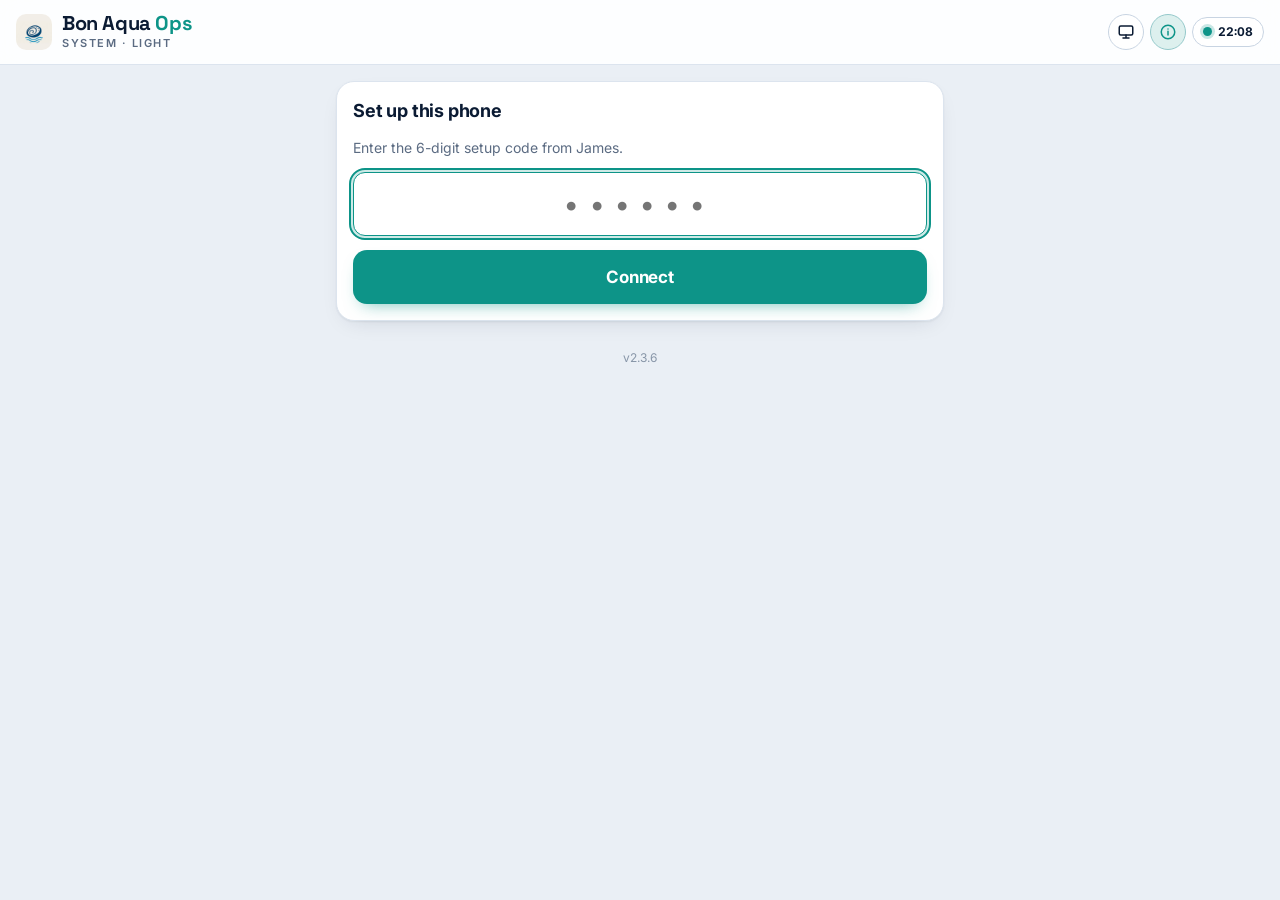
<file: index.html>
<!DOCTYPE html>
<html lang="en">
<head>
  <meta charset="utf-8">
  <meta name="viewport" content="width=device-width, initial-scale=1, viewport-fit=cover">
  <meta name="theme-color" content="#FFFFFF">
  <meta name="apple-mobile-web-app-capable" content="yes">
  <meta name="apple-mobile-web-app-status-bar-style" content="default">
  <meta name="apple-mobile-web-app-title" content="Bon Aqua Ops">
  <title>Bon Aqua Ops</title>
  <link rel="manifest" href="./manifest.webmanifest">
  <link rel="icon" href="./icon-64.png">
  <link rel="apple-touch-icon" href="./icon-192.png">
  <link rel="preconnect" href="https://fonts.googleapis.com">
  <link rel="preconnect" href="https://fonts.gstatic.com" crossorigin>
  <link rel="stylesheet" href="https://fonts.googleapis.com/css2?family=Inter:wght@400;500;600;700&family=Space+Grotesk:wght@500;600;700&family=Noto+Sans+KR:wght@500;700&display=swap">
  <link rel="stylesheet" href="./app.css?v=2.3.6">
  <script>
    /* apply the saved theme before anything paints (no flash) */
    (function () {
      var t = localStorage.getItem('bq_theme') || 'system';
      var dark = t === 'dark' || (t === 'system' && window.matchMedia && matchMedia('(prefers-color-scheme: dark)').matches);
      if (dark) document.documentElement.classList.add('dark');
    })();
  </script>
</head>
<body>
  <header class="topbar">
    <button class="icon-btn" id="backBtn" aria-label="Back" hidden>
      <svg viewBox="0 0 24 24"><path d="M15 18l-6-6 6-6"/></svg>
    </button>
    <img class="logo" id="logo" src="./icon-192.png" alt="Bon Aqua Farm" width="36" height="36">
    <div class="brandbox">
      <div class="wordmark" id="topTitle">Bon Aqua <span class="sub">Ops</span></div>
      <div class="eyebrow" id="topSub">System · Light</div>
    </div>
    <div class="top-actions">
      <button class="pill warn" id="outboxBtn" hidden aria-label="Outbox"><span class="dot"></span><span id="outboxCount">0</span></button>
      <button class="round-btn" id="themeBtn" aria-label="Theme">
        <svg viewBox="0 0 24 24"><rect x="3" y="4" width="18" height="12" rx="2"/><path d="M8 20h8M12 16v4"/></svg>
      </button>
      <button class="round-btn accent" id="specsBtn" aria-label="Farm Specs">
        <svg viewBox="0 0 24 24"><circle cx="12" cy="12" r="9"/><path d="M12 11v5M12 8h.01"/></svg>
      </button>
      <span class="clock" id="clock"><i></i><b id="clockTxt">--:--</b></span>
    </div>
  </header>

  <div class="offline-bar" id="offlineBar" hidden>Offline · Rekod disimpan dalam telefon dan dihantar automatik.</div>

  <main id="view" class="view"></main>

  <nav class="bottomnav" id="bottomNav">
    <a href="#/" id="navHome">
      <svg viewBox="0 0 24 24"><path d="M3 11l9-7 9 7v9a1 1 0 0 1-1 1h-5v-6H9v6H4a1 1 0 0 1-1-1z"/></svg>
      <span>Ops Home</span>
    </a>
    <a href="#/mgr" id="navMgr">
      <svg viewBox="0 0 24 24"><path d="M12 3l8 3v6c0 5-3.5 8-8 9-4.5-1-8-4-8-9V6z"/><path d="M9 12l2 2 4-4"/></svg>
      <span>Manager</span>
    </a>
  </nav>

  <div class="sheet-backdrop" id="sheetBackdrop" hidden></div>
  <section class="sheet" id="sheet" hidden aria-modal="true" role="dialog"></section>

  <div class="toast" id="toast" hidden></div>

  <script src="./queue.js?v=2.3.6"></script>
  <script type="module" src="./app.js?v=2.3.6"></script>
</body>
</html>
</file>
<file: app.css>
/* Bon Aqua Ops v2 — v1 look: cool blue-grey, white cards, teal accent, light + dark */
:root {
  --mc: #0D9488;
  --bg: #EAEFF5; --bg-soft: #F4F7FB; --surface: #FFFFFF; --surface-2: #F6F9FC;
  --border: #DCE4EE; --border-2: #C8D4E2; --text: #0B1B33; --text-mut: #5B6B82; --text-dim: #8896A8;
  --accent: #0D9488; --attention: #D97706; --alert: #E11D48;
  --shadow: 0 1px 2px rgba(13,28,58,.06), 0 8px 24px -12px rgba(13,28,58,.18);
  /* names used by the module styles */
  --card: var(--surface); --ink: var(--text); --ink-2: var(--text-mut); --ink-3: var(--text-dim);
  --line: var(--border); --brand: var(--accent); --brand-2: color-mix(in srgb, var(--accent) 12%, var(--surface));
  --warn: var(--attention); --warn-bg: color-mix(in srgb, var(--attention) 12%, var(--surface));
  --bad: var(--alert); --bad-bg: color-mix(in srgb, var(--alert) 10%, var(--surface));
  --good: #0F8A5F; --good-bg: color-mix(in srgb, #0F8A5F 12%, var(--surface));
  --radius: 18px;
  --safe-top: env(safe-area-inset-top, 0px);
  --safe-bot: env(safe-area-inset-bottom, 0px);
}
html.dark {
  --bg: #08101F; --bg-soft: #0A1428; --surface: #0F1B38; --surface-2: #0C1730;
  --border: #1E2F50; --border-2: #2A3F66; --text: #EAF1FA; --text-mut: #93A3BD; --text-dim: #64748B;
  --accent: #2DD4BF; --attention: #F59E0B; --alert: #FB7185; --good: #34D399;
  --shadow: 0 1px 2px rgba(0,0,0,.4), 0 18px 40px -20px rgba(0,0,0,.7);
}
* { box-sizing: border-box; -webkit-tap-highlight-color: transparent; }
html, body { margin: 0; background: var(--bg); color: var(--text); }
body {
  font: 16px/1.45 'Inter', 'Noto Sans KR', system-ui, -apple-system, "Segoe UI", Roboto, sans-serif;
  min-height: 100vh;
  padding-bottom: calc(96px + var(--safe-bot));
}
body.no-nav { padding-bottom: calc(24px + var(--safe-bot)); }
button, input, select, textarea { font: inherit; color: inherit; }
button { cursor: pointer; }
svg { width: 22px; height: 22px; fill: none; stroke: currentColor; stroke-width: 2; stroke-linecap: round; stroke-linejoin: round; }

/* ---------- top bar (v1) ---------- */
.topbar {
  position: sticky; top: 0; z-index: 30;
  display: flex; align-items: center; gap: 10px;
  padding: calc(12px + var(--safe-top)) 16px 12px;
  background: color-mix(in srgb, var(--surface) 90%, transparent);
  backdrop-filter: saturate(1.4) blur(14px); -webkit-backdrop-filter: saturate(1.4) blur(14px);
  border-bottom: 1px solid var(--border);
}
.logo { width: 36px; height: 36px; border-radius: 10px; object-fit: contain; flex: none; }
.brandbox { flex: 1; min-width: 0; }
.wordmark { font-family: 'Space Grotesk', 'Inter', sans-serif; font-weight: 700; font-size: 20px; letter-spacing: -.02em; line-height: 1.1; white-space: nowrap; overflow: hidden; text-overflow: ellipsis; }
.wordmark .sub { color: var(--accent); }
.eyebrow { font-size: 11px; font-weight: 600; letter-spacing: .14em; text-transform: uppercase; color: var(--text-mut); margin-top: 2px; }
.top-actions { display: flex; gap: 6px; align-items: center; }
.icon-btn { border: 0; background: transparent; width: 38px; height: 38px; border-radius: 12px; display: grid; place-items: center; margin-left: -8px; color: var(--text); }
.icon-btn:active { background: var(--surface-2); }
.round-btn { width: 36px; height: 36px; border-radius: 50%; border: 1px solid var(--border-2); background: var(--surface); color: var(--text); display: grid; place-items: center; padding: 0; }
.round-btn svg { width: 18px; height: 18px; }
.round-btn.accent { background: color-mix(in srgb, var(--accent) 14%, var(--surface)); color: var(--accent); border-color: color-mix(in srgb, var(--accent) 35%, var(--border)); }
.clock { display: inline-flex; align-items: center; gap: 6px; height: 30px; padding: 0 10px; border-radius: 999px; border: 1px solid var(--border-2); background: var(--surface); font-size: 12px; font-weight: 600; font-variant-numeric: tabular-nums; }
.clock i { width: 9px; height: 9px; border-radius: 50%; background: var(--accent); box-shadow: 0 0 0 3px color-mix(in srgb, var(--accent) 22%, transparent); }
.clock.off i { background: var(--attention); box-shadow: 0 0 0 3px color-mix(in srgb, var(--attention) 22%, transparent); }
.pill { border: 1px solid var(--border); background: var(--surface); height: 34px; padding: 0 12px; border-radius: 999px; font-size: 14px; font-weight: 600; display: inline-flex; align-items: center; gap: 6px; }
.pill .dot { width: 8px; height: 8px; border-radius: 50%; background: var(--attention); }
.pill.bad .dot { background: var(--alert); }
.topbar.inmod .logo, .topbar.inmod .clock, .topbar.inmod #themeBtn { display: none; }
@media (max-width: 360px) { .clock { display: none; } }

.offline-bar { background: var(--warn-bg); color: var(--warn); font-size: 14px; padding: 8px 16px; text-align: center; }

/* ---------- bottom nav (v1) ---------- */
.bottomnav {
  position: fixed; left: 0; right: 0; bottom: 0; z-index: 25;
  display: flex; padding: 8px 0 calc(8px + var(--safe-bot));
  background: color-mix(in srgb, var(--surface) 94%, transparent);
  backdrop-filter: saturate(1.4) blur(14px); -webkit-backdrop-filter: saturate(1.4) blur(14px);
  border-top: 1px solid var(--border);
}
.bottomnav a { flex: 1; display: flex; flex-direction: column; align-items: center; gap: 3px; text-decoration: none; color: var(--text-mut); font-size: 12px; font-weight: 600; padding: 4px 0; }
.bottomnav a svg { width: 24px; height: 24px; }
.bottomnav a.on { color: var(--accent); }
body.no-nav .bottomnav { display: none; }

/* ---------- module cards (v1) ---------- */
.sec-h { display: flex; justify-content: space-between; align-items: center; margin: 8px 4px 14px; }
.sec-h span { font-size: 12px; font-weight: 600; letter-spacing: .14em; text-transform: uppercase; color: var(--text-mut); }
.mcard {
  --c: var(--accent);
  position: relative; display: flex; align-items: center; gap: 16px; overflow: hidden;
  background: var(--surface); border: 1px solid var(--border); border-radius: 20px;
  padding: 18px 16px 18px 20px; margin-bottom: 12px; box-shadow: var(--shadow);
  text-decoration: none; color: var(--text);
}
.mcard::before { content: ''; position: absolute; left: 0; top: 0; bottom: 0; width: 4px; background: var(--c); }
.mcard:active { transform: scale(.99); }
.mcard .mi { width: 52px; height: 52px; border-radius: 14px; flex: none; display: grid; place-items: center; color: var(--c);
  background: color-mix(in srgb, var(--c) 12%, var(--surface)); border: 1px solid color-mix(in srgb, var(--c) 30%, transparent); }
.mcard .mi svg { width: 26px; height: 26px; }
.mcard .mt { flex: 1; min-width: 0; }
.mcard .eb { display: block; font-size: 13px; font-weight: 600; color: var(--c); }
.mcard .t { display: block; font-size: 19px; font-weight: 600; letter-spacing: -.01em; margin-top: 1px; }
.mcard .s { display: block; font-size: 14px; color: var(--text-mut); margin-top: 2px; }
.mcard .chev { color: var(--text-mut); flex: none; }
.mcard .chev svg { width: 20px; height: 20px; }

/* ---------- name box (worker screens) ---------- */
.namebar { display: flex; align-items: center; gap: 10px; background: var(--surface); border: 1px solid var(--border); border-radius: 14px; padding: 8px 10px 8px 14px; margin-bottom: 12px; box-shadow: var(--shadow); }
.namebar > span { font-size: 13px; font-weight: 700; letter-spacing: .08em; text-transform: uppercase; color: var(--text-mut); }
.namebar select { flex: 1; height: 42px; border: 1.5px solid var(--border); border-radius: 10px; background: var(--surface-2); padding: 0 10px; font-size: 17px; font-weight: 600; outline: none; }
.namebar.need { border-color: var(--attention); box-shadow: 0 0 0 3px color-mix(in srgb, var(--attention) 18%, transparent); }
.namebar.need select { border-color: var(--attention); }

/* ---------- PIN keypad (v1) ---------- */
.pinpad { text-align: center; padding: 28px 8px 8px; }
.pinpad .lock { width: 56px; height: 56px; border-radius: 16px; margin: 0 auto 14px; display: grid; place-items: center; color: var(--accent);
  background: color-mix(in srgb, var(--accent) 14%, var(--surface)); border: 1px solid color-mix(in srgb, var(--accent) 30%, transparent); }
.pinpad h2 { font-size: 20px; margin: 0; }
.pinpad p { color: var(--text-mut); margin: 4px 0 18px; }
.pinpad .dots { display: flex; justify-content: center; gap: 14px; height: 20px; margin-bottom: 22px; }
.pinpad .dots i { width: 14px; height: 14px; border-radius: 50%; border: 2px solid var(--text-dim); }
.pinpad .dots i.on { background: var(--accent); border-color: var(--accent); }
.pinpad .keys { display: grid; grid-template-columns: repeat(3, 1fr); gap: 12px; max-width: 320px; margin: 0 auto; }
.pinpad .keys button { height: 64px; border-radius: 16px; border: 1px solid var(--border-2); background: var(--surface); font-size: 24px; font-weight: 700; box-shadow: var(--shadow); }
.pinpad .keys button:active { background: var(--surface-2); }
.pinpad .keys .clr { color: var(--alert); font-size: 16px; font-weight: 600; }
.pinpad .keys .ok { color: #fff; background: var(--accent); border-color: var(--accent); font-size: 16px; }
.pinpad .err { color: var(--alert); font-size: 14px; min-height: 20px; margin-top: 14px; }

/* ---------- layout ---------- */
.view { max-width: 640px; margin: 0 auto; padding: 16px; }
.hello { color: var(--ink-2); font-size: 15px; margin: 4px 2px 14px; }
.section-title { font-size: 13px; font-weight: 700; color: var(--ink-3); text-transform: uppercase; letter-spacing: .06em; margin: 22px 4px 8px; }

.list { background: var(--card); border-radius: var(--radius); box-shadow: var(--shadow); overflow: hidden; }
.row {
  display: flex; align-items: center; gap: 14px; width: 100%;
  min-height: 64px; padding: 12px 16px; border: 0; background: transparent; text-align: left;
  border-top: 1px solid var(--line); text-decoration: none; color: inherit;
}
.row:first-child { border-top: 0; }
.row:active { background: var(--surface-2); }
.row .ic { width: 40px; height: 40px; border-radius: 12px; background: var(--brand-2); color: var(--brand); display: grid; place-items: center; flex: none; }
.row .tx { flex: 1; min-width: 0; }
.row .t { display: block; font-weight: 650; font-size: 17px; }
.row .s { display: block; color: var(--ink-2); font-size: 14px; margin-top: 1px; }
.row .chev { color: var(--ink-3); }
.row .chev svg { width: 18px; height: 18px; }
.row.ext .ic { background: var(--surface-2); color: var(--ink-2); }
.row.mgr .ic { background: color-mix(in srgb, #8B5CF6 14%, var(--surface)); color: #8B5CF6; }

.card { background: var(--card); border-radius: var(--radius); box-shadow: var(--shadow); padding: 16px; margin-bottom: 12px; }
.card h2 { font-size: 17px; margin: 0 0 8px; }
.muted { color: var(--ink-2); }
.small { font-size: 14px; }
.center { text-align: center; }

/* ---------- forms ---------- */
.field { display: block; margin: 14px 0; }
.field > span { display: block; font-size: 14px; font-weight: 600; color: var(--ink-2); margin-bottom: 6px; }
.input, .select {
  width: 100%; height: 52px; border: 1.5px solid var(--line); border-radius: 12px;
  background: var(--surface); padding: 0 14px; font-size: 17px; outline: none;
}
.input:focus, .select:focus { border-color: var(--brand); }
.input.code { font-size: 28px; letter-spacing: .4em; text-align: center; font-variant-numeric: tabular-nums; height: 64px; }

.btn {
  display: flex; align-items: center; justify-content: center; gap: 8px;
  width: 100%; height: 54px; border: 0; border-radius: 14px;
  background: var(--brand); color: #fff; font-weight: 700; font-size: 17px;
}
.btn:active { filter: brightness(.95); }
.btn:disabled { opacity: .5; }
.btn.secondary { background: var(--card); color: var(--ink); border: 1.5px solid var(--line); }
.btn.danger { background: var(--bad); }
.btn-row { display: flex; gap: 10px; }
.btn-row .btn { flex: 1; }

/* ---------- worker picker ---------- */
.grid { display: grid; grid-template-columns: repeat(2, 1fr); gap: 10px; }
.chip {
  height: 60px; border-radius: 14px; border: 1.5px solid var(--line); background: var(--card);
  font-size: 17px; font-weight: 650;
}
.chip:active, .chip.on { border-color: var(--brand); background: var(--brand-2); color: var(--brand); }

/* ---------- stats ---------- */
.stats { display: grid; grid-template-columns: repeat(3, 1fr); gap: 8px; }
.stat { background: var(--surface-2); border-radius: 12px; padding: 10px; }
.stat .n { font-size: 22px; font-weight: 750; font-variant-numeric: tabular-nums; }
.stat .l { font-size: 12px; color: var(--ink-2); }

/* ---------- sheet ---------- */
.sheet-backdrop { position: fixed; inset: 0; background: rgba(8, 16, 31, .45); z-index: 40; }
.sheet {
  position: fixed; left: 0; right: 0; bottom: 0; z-index: 41;
  max-height: 88vh; overflow: auto; background: var(--bg);
  border-radius: 20px 20px 0 0; padding: 8px 16px calc(20px + var(--safe-bot));
  max-width: 640px; margin: 0 auto;
}
.sheet .grab { width: 40px; height: 5px; border-radius: 3px; background: var(--line); margin: 6px auto 10px; }
.sheet h3 { margin: 4px 0 12px; font-size: 19px; }

/* ---------- outbox items ---------- */
.ob { background: var(--card); border-radius: 12px; padding: 12px 14px; margin-bottom: 8px; border-left: 4px solid var(--warn); }
.ob.failed { border-left-color: var(--bad); }
.ob .what { font-weight: 650; }
.ob .err { color: var(--bad); font-size: 14px; margin-top: 4px; }
.ob .when { color: var(--ink-3); font-size: 13px; }
.ob .acts { display: flex; gap: 8px; margin-top: 10px; }
.ob .acts button { flex: 1; height: 40px; border-radius: 10px; border: 1.5px solid var(--line); background: var(--surface); font-weight: 600; }

/* ---------- toast ---------- */
.toast {
  position: fixed; left: 50%; bottom: calc(24px + var(--safe-bot)); transform: translateX(-50%);
  background: #0B1B33; color: #fff; padding: 12px 18px; border-radius: 12px; z-index: 60;
  font-size: 15px; max-width: 90vw; box-shadow: var(--shadow);
}
.toast.bad { background: var(--bad); }
.toast.good { background: var(--good); }

/* ---------- misc ---------- */
.loading { padding: 40px 0; text-align: center; color: var(--ink-3); }
.banner { border-radius: 12px; padding: 12px 14px; font-size: 14px; margin-bottom: 12px; }
.banner.warn { background: var(--warn-bg); color: var(--warn); }
.banner.bad { background: var(--bad-bg); color: var(--bad); }
.foot { text-align: center; color: var(--ink-3); font-size: 12px; margin: 28px 0 8px; }
[hidden] { display: none !important; }

/* ---------- farm specs ---------- */
.spec h2 { color: var(--brand); }
.spec-sub { font-size: 12px; font-weight: 700; color: var(--brand); text-transform: uppercase; letter-spacing: .06em; margin: 14px 0 6px; }
.spec-row { display: flex; justify-content: space-between; gap: 12px; padding: 7px 0; border-top: 1px solid var(--border); font-size: 15px; }
.spec-row span { color: var(--ink-2); flex: 1 1 50%; }
.spec-row b { text-align: right; font-weight: 600; }
.spec-row small { display: block; font-weight: 400; color: var(--ink-3); font-size: 12px; }
.spec-bul { font-size: 14px; padding: 4px 0 4px 14px; position: relative; color: var(--ink-2); }
.spec-bul::before { content: ''; position: absolute; left: 2px; top: 12px; width: 5px; height: 5px; border-radius: 50%; background: var(--brand); }

/* ---------- segmented buttons ---------- */
.seg { display: flex; background: var(--surface-2); border: 1px solid var(--border); border-radius: 12px; padding: 4px; gap: 4px; }
.seg button { flex: 1; min-height: 44px; border: 0; border-radius: 9px; background: transparent; font-weight: 650; font-size: 15px; color: var(--ink-2); padding: 0 8px; }
.seg button.on { background: var(--surface); color: var(--brand); box-shadow: 0 1px 3px rgba(0,0,0,.08); }
.seg.wrap { flex-wrap: wrap; }
.seg.wrap button { flex: 1 1 30%; }
.seg.small button { min-height: 38px; font-size: 14px; }

/* ---------- number entry rows (mortality etc.) ---------- */
.set-h { font-size: 14px; font-weight: 750; color: var(--brand); margin: 18px 4px 8px; display: flex; justify-content: space-between; }
.set-h span { color: var(--ink-3); font-weight: 600; }
.entry { display: flex; align-items: center; gap: 12px; min-height: 64px; padding: 8px 12px 8px 16px; border-top: 1px solid var(--line); }
.entry:first-child { border-top: 0; }
.entry .lbl { flex: 1; min-width: 0; }
.entry .lbl b { display: block; font-size: 17px; font-weight: 650; }
.entry .lbl small { display: block; color: var(--ink-3); font-size: 13px; }
.entry input {
  width: 108px; height: 50px; border: 1.5px solid var(--line); border-radius: 12px; background: var(--surface);
  font-size: 22px; font-weight: 700; text-align: center; font-variant-numeric: tabular-nums; outline: none;
}
.entry input:focus { border-color: var(--brand); box-shadow: 0 0 0 3px var(--brand-2); }
.entry.changed input { border-color: var(--brand); background: var(--brand-2); }
.entry.bad input { border-color: var(--bad); background: var(--bad-bg); }

/* ---------- sticky bottom action ---------- */
.sticky-bar {
  position: sticky; bottom: 0; margin: 16px -16px 0; padding: 12px 16px calc(12px + var(--safe-bot));
  background: linear-gradient(to top, var(--bg) 70%, transparent);
}

/* ---------- destination rows (stock in) ---------- */
.dest { padding: 12px; }
.dest-row { display: flex; gap: 8px; margin-top: 10px; align-items: center; }
.dest-row .select { flex: 1; }
.dest-row .qty { width: 110px; flex: none; text-align: center; font-weight: 700; }
.dest-row .rm { color: var(--ink-3); margin: 0; }

/* ---------- maintenance checklist ---------- */
.card-link { background: var(--card); border-radius: var(--radius); box-shadow: var(--shadow); }
.chk { padding: 14px 16px; border-top: 1px solid var(--line); }
.chk:first-child { border-top: 0; }
.chk.filled { background: color-mix(in srgb, var(--accent) 6%, var(--surface)); box-shadow: inset 4px 0 0 var(--brand); }
.chk.bad { box-shadow: inset 4px 0 0 var(--bad); }
.chk-h { display: flex; justify-content: space-between; align-items: flex-start; gap: 8px; margin-bottom: 10px; }
.chk-h b { display: block; font-size: 17px; font-weight: 650; }
.chk-h small { display: block; color: var(--ink-2); font-size: 13px; }
.chk-h small.last { color: var(--ink-3); }
.chk .clear { border: 0; background: transparent; color: var(--ink-3); font-size: 13px; font-weight: 600; padding: 4px 0; }
.seg button.on.good { color: var(--good); }
.seg button.on.bad { color: var(--bad); }
.note { height: auto; min-height: 72px; padding: 12px 14px; margin-top: 10px; resize: vertical; font-size: 16px; }
.issue { background: var(--surface); border: 1.5px solid var(--line); border-radius: 12px; padding: 10px; margin-top: 10px; }
.issue-row { display: flex; gap: 8px; margin-bottom: 8px; }
.issue-row .select { flex: 1; min-width: 0; }
.issue .input { height: 46px; font-size: 16px; }
.link-btn { border: 0; background: transparent; color: var(--brand); font-weight: 700; padding: 12px 0 2px; }
.mini-row { display: flex; align-items: center; gap: 10px; margin-top: 10px; }
.mini-row > span { flex: 1; min-width: 0; font-size: 15px; color: var(--ink-2); }
.mini-row .seg { flex: none; width: 168px; }
.mini-row .psi { width: 74px; flex: none; height: 44px; text-align: center; font-weight: 700; padding: 0 6px; }
.btn.slim { height: 46px; font-size: 16px; }
.checks { display: grid; grid-template-columns: 1fr 1fr; gap: 8px; }
.checks label { display: flex; align-items: center; gap: 8px; background: var(--surface); border: 1.5px solid var(--line); border-radius: 10px; padding: 10px; font-size: 15px; }
.checks input { width: 20px; height: 20px; accent-color: var(--brand); }

/* ---------- night guard ---------- */
.shift { display: flex; flex-direction: column; gap: 12px; }
.shift-st b { display: block; font-size: 18px; }
.shift-st span { color: var(--ink-2); font-size: 14px; }
.shift.on { box-shadow: inset 4px 0 0 var(--good), var(--shadow); }
.shift.on .shift-st b { color: var(--good); }
.seg.grid2 { display: grid; grid-template-columns: 1fr 1fr; }
.seg.grid2 button { min-height: 46px; }

/* ---------- land farm tank map ---------- */
.map-h { display: flex; justify-content: space-between; align-items: baseline; gap: 8px; margin: 0 4px 10px; flex-wrap: wrap; }
.map-h b { font-size: 17px; }
.tmap { display: grid; grid-template-columns: repeat(10, 1fr); gap: 5px; }
.tile {
  aspect-ratio: 1 / 1; border: 1.5px solid transparent; border-radius: 9px; font-size: 13px; font-weight: 750;
  font-variant-numeric: tabular-nums; display: grid; place-items: center; padding: 0; transition: opacity .15s;
}
.tile.sel { outline: 3px solid var(--ink); outline-offset: 1px; }
.tile.dis { opacity: .25; }
.tile.dim { opacity: .15; }
/* the 4 cycle states */
.st-stocked { background: #1F7A43; color: #fff; }
.st-just { background: var(--surface); color: #1F7A43; border-color: #1F7A43; }
.st-next { background: #7C3AED; color: #fff; }
.st-empty { background: var(--surface); color: var(--text-dim); border-color: var(--border-2); }
/* not part of the cycle: soft, visible, lighter than the cycle colours */
.st-diatom { background: #DCEBFB; color: #1D5FA8; }
.st-brood { background: #FBEBCF; color: #94600F; }
.tchips { display: flex; flex-wrap: wrap; gap: 6px; margin: 0 0 12px; }
.tchips button {
  display: inline-flex; align-items: center; gap: 6px; height: 34px; padding: 0 11px; border-radius: 999px;
  border: 1.5px solid var(--line); background: var(--surface); font-size: 13px; font-weight: 600; color: var(--ink-2);
}
.tchips button b { color: var(--ink); }
.tchips button.on { border-color: var(--ink); color: var(--ink); }
.tchips i { width: 12px; height: 12px; border-radius: 4px; display: inline-block; border: 1.5px solid transparent; }
.tchips i.st-just, .tchips.static i.st-just { border-color: #1F7A43; }
.tchips i.st-empty, .tchips.static i.st-empty { border-color: var(--border-2); }
.badge { font-size: 13px; font-weight: 700; padding: 3px 10px; border-radius: 999px; vertical-align: middle; margin-left: 6px; }
.sheet-acts { display: flex; flex-direction: column; gap: 8px; }

.pick-next .tile.sel { background: #7C3AED; color: #fff; border-color: transparent; outline: 0; }
.pick-clean .tile.sel { background: var(--brand); color: #fff; border-color: transparent; outline: 0; }

/* ---------- manager ---------- */
.lv-h { display: flex; justify-content: space-between; align-items: baseline; gap: 8px; }
.lv-h b { font-size: 17px; }
.lv-h span { color: var(--ink-2); font-size: 14px; }
.lv-r { margin-top: 6px; font-size: 15px; }
.trial .select { flex: 1; min-width: 0; font-size: 15px; height: 48px; }
.spec-row small { display: block; color: var(--ink-3); font-size: 12px; font-weight: 400; }

html.dark .btn:not(.secondary):not(.danger), html.dark .pinpad .keys .ok, html.dark .pick-clean .tile.sel { color: #04201D; }
html.dark .st-diatom { background: #17325A; color: #9CC7F5; }
html.dark .st-brood { background: #4A3410; color: #F5C978; }
html.dark .st-stocked { background: #1E8A50; }
html.dark .st-just { color: #4ADE80; border-color: #4ADE80; }
html.dark .toast { background: #EAF1FA; color: #0B1B33; }

/* ---------- manager: Executive Terminal (v1) ---------- */
.exec-h { display: flex; align-items: center; gap: 10px; margin: 4px 2px 18px; }
.exec-h > div { flex: 1; min-width: 0; }
.exec-h .eb { font-size: 13px; font-weight: 700; letter-spacing: .12em; color: var(--text-mut); }
.exec-h h1 { font-family: 'Space Grotesk', 'Inter', sans-serif; font-size: 25px; white-space: nowrap; letter-spacing: -.02em; margin: 2px 0 0; line-height: 1.1; }
.lock-btn { display: inline-flex; align-items: center; gap: 6px; height: 38px; padding: 0 14px; border-radius: 12px; font-weight: 600; font-size: 15px;
  color: var(--alert); background: color-mix(in srgb, var(--alert) 10%, var(--surface)); border: 1px solid color-mix(in srgb, var(--alert) 35%, var(--border)); }
.lock-btn svg { width: 17px; height: 17px; }
.mcard .eb.ko { letter-spacing: .12em; font-weight: 700; }
.mcard .st { display: block; font-size: 13px; font-weight: 600; color: var(--text-mut); margin-top: 3px; }
.mcard .st:empty { display: none; }
.mcard .st.warn { color: var(--attention); } .mcard .st.bad { color: var(--alert); } .mcard .st.good { color: var(--good); }
.tchips.static span { display: inline-flex; align-items: center; gap: 6px; height: 32px; padding: 0 10px; border-radius: 999px; border: 1.5px solid var(--line); background: var(--surface); font-size: 13px; font-weight: 600; color: var(--ink-2); }
.tchips.static i { width: 12px; height: 12px; border-radius: 4px; display: inline-block; }

/* ================= refinement pass ================= */
/* module tone: header rule + eyebrow take the module colour */
.topbar.toned { box-shadow: inset 0 -3px 0 var(--mc); border-bottom-color: transparent; }
.topbar.toned .eyebrow { color: var(--mc); }
.topbar .eyebrow { white-space: nowrap; overflow: hidden; text-overflow: ellipsis; }

/* surfaces: one card language everywhere (white, hairline border, soft shadow) */
.card, .list, .namebar { border: 1px solid var(--border); border-radius: 18px; box-shadow: var(--shadow); }
.card h2 { font-size: 18px; letter-spacing: -.01em; margin: 0 0 12px; }
.list .row:active { background: var(--surface-2); }
.row .ic { background: color-mix(in srgb, var(--mc) 12%, var(--surface)); color: var(--mc); border: 1px solid color-mix(in srgb, var(--mc) 26%, transparent); }
.row .t { font-weight: 600; letter-spacing: -.005em; }

/* section labels match the home screen labels */
.section-title { font-size: 12px; font-weight: 600; letter-spacing: .14em; color: var(--text-mut); margin: 24px 4px 10px; }

/* numbers: one display face, tabular, so columns line up */
.stats { gap: 10px; }
.stat { background: var(--surface-2); border: 1px solid var(--border); border-radius: 14px; padding: 12px 12px 11px; }
.stat .n { font-family: 'Space Grotesk', 'Inter', sans-serif; font-size: 24px; font-weight: 700; letter-spacing: -.02em; line-height: 1.15; }
.stat .l { font-size: 12.5px; line-height: 1.3; margin-top: 2px; }
.spec-row b, .entry input, .tile { font-variant-numeric: tabular-nums; }

/* fields */
.field > span { font-size: 13.5px; color: var(--text-mut); }
.input, .select { border: 1px solid var(--border-2); background: var(--surface); transition: border-color .15s, box-shadow .15s; }
.input:focus, .select:focus, .namebar select:focus { border-color: var(--mc); box-shadow: 0 0 0 3px color-mix(in srgb, var(--mc) 20%, transparent); }

/* segmented controls */
.seg { border-radius: 13px; }
.seg button { border-radius: 10px; transition: background .15s, color .15s; }
.seg button.on { color: var(--mc); box-shadow: 0 1px 2px rgba(13,28,58,.08), 0 0 0 1px var(--border); font-weight: 700; }

/* buttons */
.btn { box-shadow: 0 8px 18px -10px color-mix(in srgb, var(--brand) 70%, transparent); letter-spacing: -.005em; }
.btn.secondary { border: 1px solid var(--border-2); box-shadow: none; }
.btn:disabled { opacity: .45; box-shadow: none; }

/* keyboard focus is always visible */
a:focus-visible, button:focus-visible, select:focus-visible, input:focus-visible { outline: 2px solid var(--mc); outline-offset: 2px; }

/* sheets */
.sheet { border-top: 1px solid var(--border); }
.sheet h3 { letter-spacing: -.01em; }

@media (prefers-reduced-motion: reduce) { * { transition: none !important; animation: none !important; scroll-behavior: auto !important; } }

/* hero card: first thing on a manager page */
.card.hero { border-top: 3px solid var(--mc, var(--brand)); }
.card.hero .stat .n { font-size: 22px; }
.card.hero .stats { grid-template-columns: repeat(3, minmax(0, 1fr)); }
/* sea cage map */
.scmap { display: grid; grid-template-columns: 1fr 1fr 1fr 64px; gap: 7px; align-items: start; }
.scmap .col { display: flex; flex-direction: column; gap: 7px; }
.scmap .colh { font-size: 10px; font-weight: 700; text-align: center; color: var(--ink-3, var(--muted)); text-transform: uppercase; letter-spacing: .06em; }
.sct { position: relative; height: 64px; border-radius: 12px; border: 1.5px solid var(--border); background: var(--surface-2); display: flex; flex-direction: column; align-items: center; justify-content: center; font-family: 'Space Grotesk', sans-serif; }
.sct.live { border-color: rgba(14,165,233,.45); background: rgba(14,165,233,.10); color: #0369A1; }
.sct .u { position: absolute; top: 5px; left: 8px; font-size: 10px; font-weight: 800; opacity: .6; }
.sct b { font-size: 17px; font-weight: 800; line-height: 1; }
.sct small { font-size: 9px; font-weight: 700; opacity: .65; margin-top: 2px; }
.sct.dim { opacity: .45; }
.schouse { margin-top: 18px; border: 2px dashed rgba(245,158,11,.5); border-radius: 12px; padding: 10px 4px; text-align: center; font-size: 10px; font-weight: 800; color: #B45309; line-height: 1.5; }
.scgrid { display: grid; grid-template-columns: repeat(4, 1fr); gap: 7px; }
[data-theme="dark"] .sct.live { color: #7DD3FC; }
details.card.fold { padding: 12px 14px; }
details.card.fold > summary { display: flex; justify-content: space-between; align-items: center; gap: 10px; cursor: pointer; list-style: none; }
details.card.fold > summary::-webkit-details-marker { display: none; }
details.card.fold > summary::after { content: '›'; font-size: 20px; color: var(--muted, #94a3b8); transition: transform .15s; }
details.card.fold[open] > summary::after { transform: rotate(90deg); }
details.card.fold > summary .small { margin-left: auto; }
details.card.fold[open] > summary { margin-bottom: 6px; }
.ocean { background: linear-gradient(180deg, rgba(14,165,233,.30), rgba(14,165,233,.06)); border-radius: 12px 12px 4px 4px; padding: 7px; text-align: center; font-size: 10px; font-weight: 800; letter-spacing: .06em; text-transform: uppercase; color: #0284C7; margin-bottom: 6px; }
.scgrid.kr { grid-template-columns: repeat(5, 1fr); gap: 6px; }
.sct.kr { height: auto; aspect-ratio: 1; }
.sct.kr b { font-size: 15px; }
.mycages { margin-top: 6px; text-align: right; font-size: 10px; font-weight: 800; color: #2563EB; }
</file>
